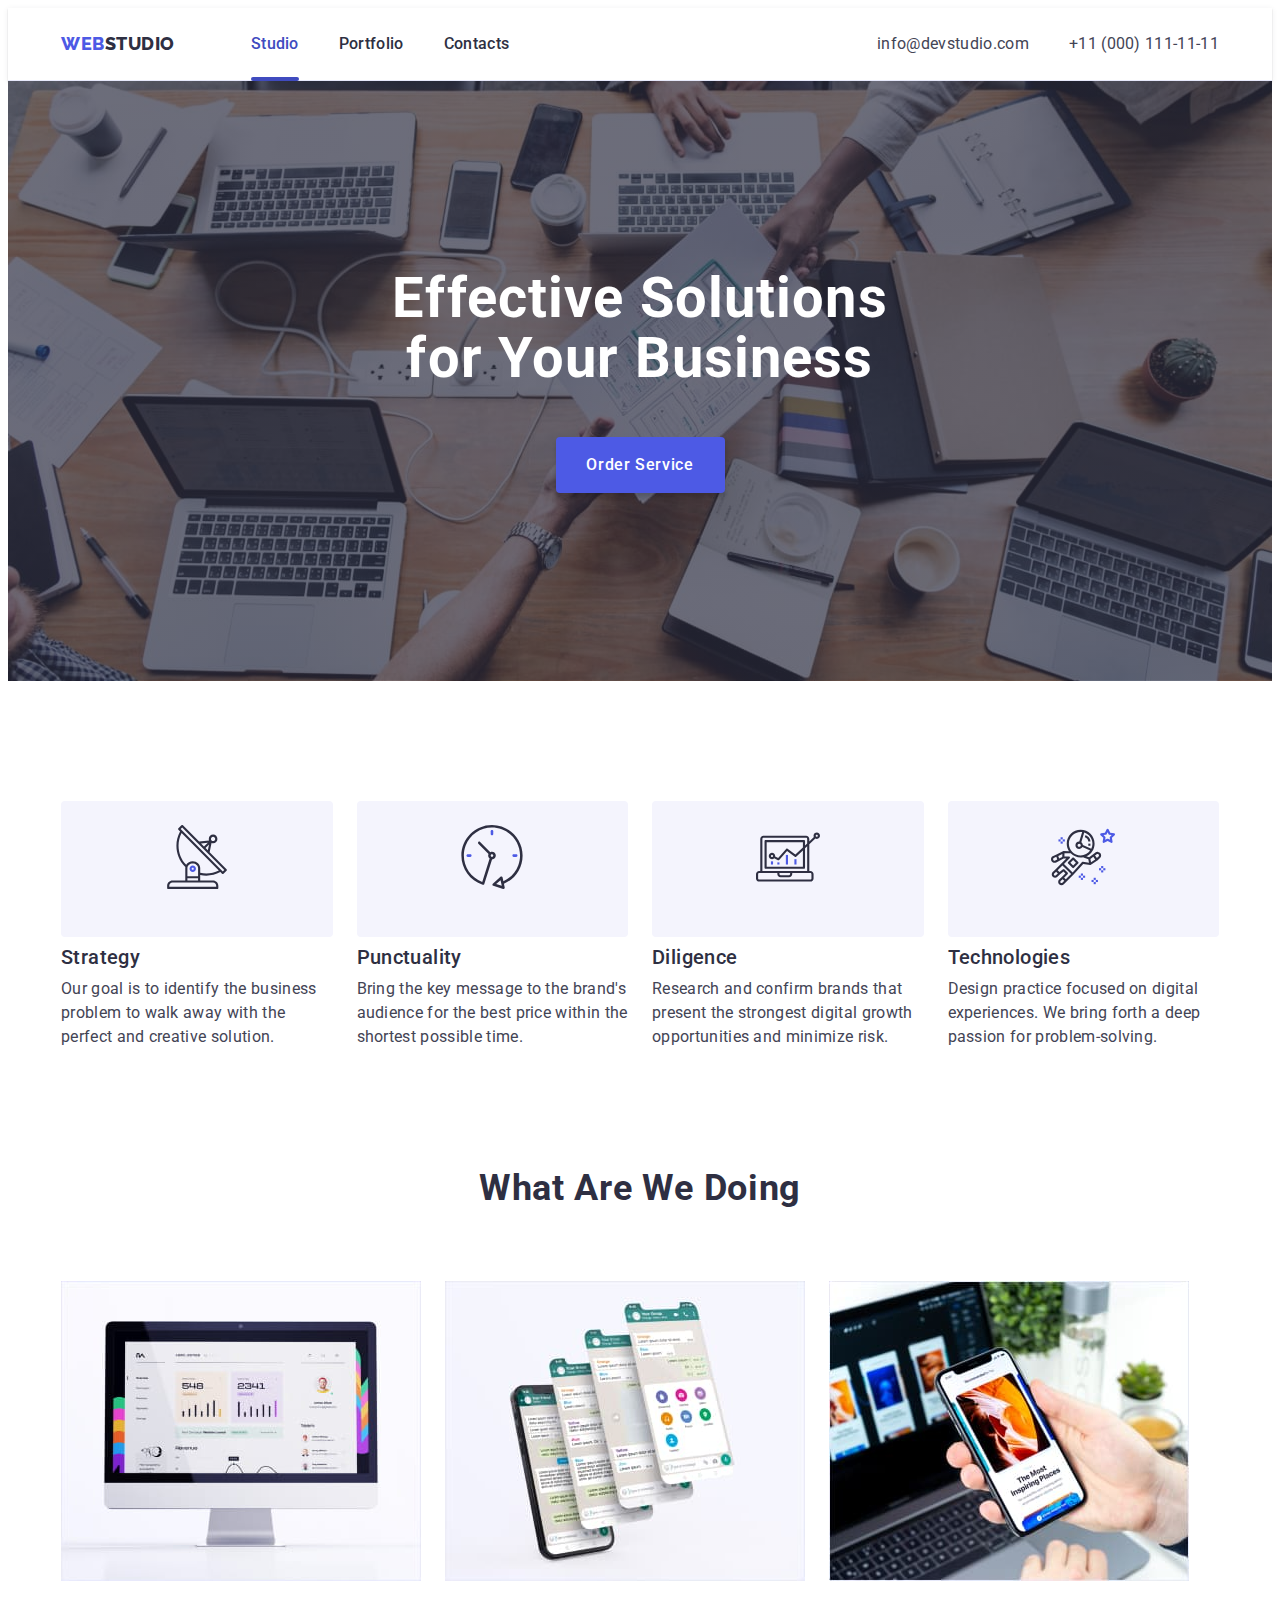
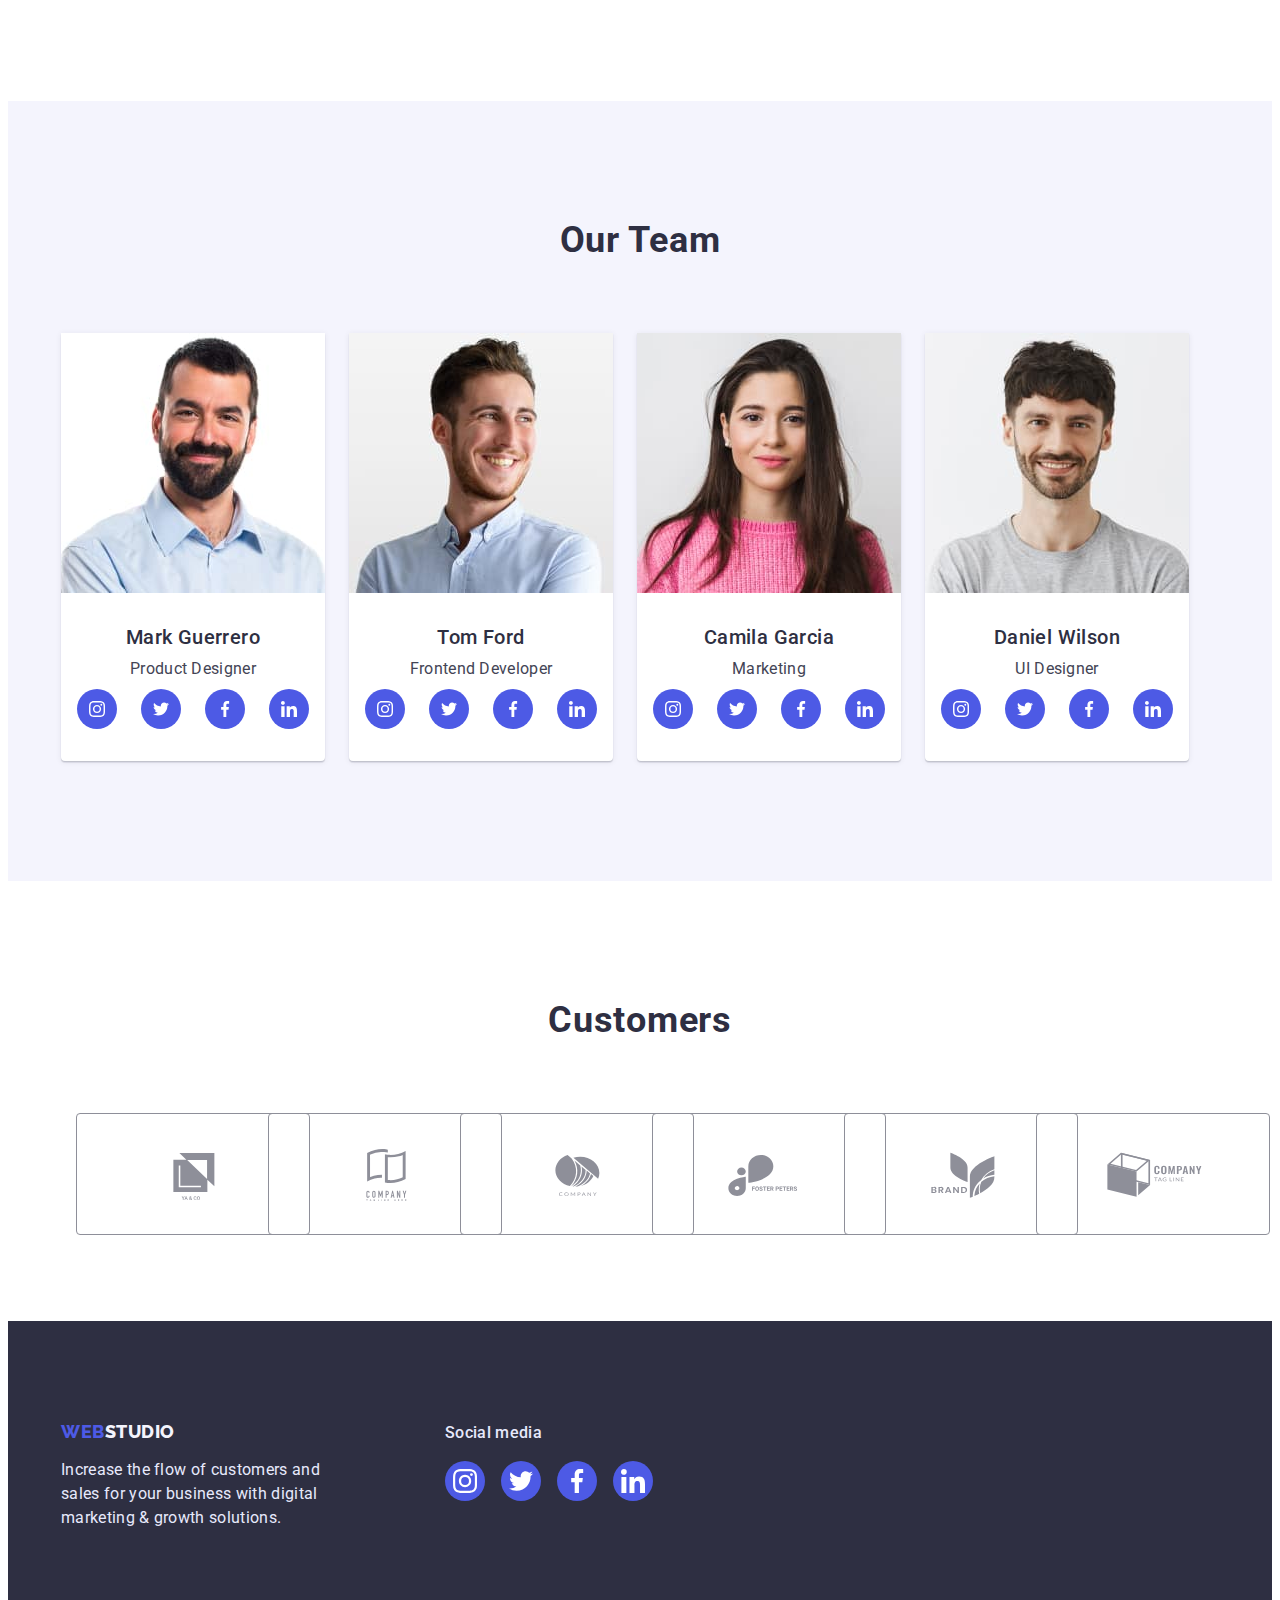
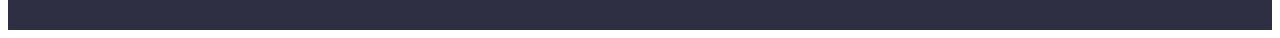
<file: index.html>
<!DOCTYPE html>
<html lang="en">
  <head>
    <meta charset="UTF-8" />
    <meta http-equiv="X-UA-Compatible" content="IE=edge" />
    <meta name="viewport" content="width=device-width, initial-scale=1.0" />
    <title>Document</title>
    <link
      rel="stylesheet"
      href="https://cdnjs.cloudflare.com/ajax/libs/modern-normalize/1.1.0/modern-normalize.min.css"
      integrity="sha512-wpPYUAdjBVSE4KJnH1VR1HeZfpl1ub8YT/NKx4PuQ5NmX2tKuGu6U/JRp5y+Y8XG2tV+wKQpNHVUX03MfMFn9Q=="
      crossorigin="anonymous"
      referrerpolicy="no-referrer"
    />
    <link rel="preconnect" href="https://fonts.googleapis.com" />
    <link rel="preconnect" href="https://fonts.gstatic.com" crossorigin />
    <link
      href="https://fonts.googleapis.com/css2?family=Raleway:wght@800&family=Roboto:wght@400;500;700;900&display=swap"
      rel="stylesheet"
    />
    <link
    rel="stylesheet"
    href="https://cdnjs.cloudflare.com/ajax/libs/animate.css/4.1.1/animate.min.css"/>
    
    <link rel="stylesheet" href="./css/styles.css" />
  </head>
  
  <body>
    <header class="page-header">
      <div class="container header-container">
        <nav class="page-nav">
          <!-- Навігація на інші сторінки-->
          <a class="logo header-logo" href="./index.html"
            >Web<span class="logo-dark">Studio</span></a
          >
          <ul class="menu">
            <li class="menu-item">
              <a class="menu-link current" href="./index.html">Studio</a>
            </li>
            <li class="menu-item">
              <a class="menu-link" href="./portfolio.html">Portfolio</a>
            </li>
            <li class="menu-item">
              <a class="menu-link" href="">Contacts</a>
            </li>
          </ul>
        </nav>
        <address class="contact">
          <ul class="menu">
            <li>
              <a class="contact" href="mailto:info@devstudio.com"
                >info@devstudio.com</a
              >
            </li>
            <li>
              <a class="contact" href="tel:+110001111111"
                >+11 (000) 111-11-11</a
              >
            </li>
          </ul>
        </address>
      </div>
    </header>

    <main>
      <!------------------- HERO -------------------->
      <section class="hero">
        <div class="container">
          <h1 class="hero-text text-container">
            Effective Solutions for Your Business
          </h1>
          <button class="modal-btn" data-modal-open type="button">
            Order Service
          </button>
        </div>
      </section>

      <!------------------------- Section2 -------------------->
      <section class="feature">
        <div class="container feature-container">
          <h2 class="visually-hidden">feature</h2>
          <ul class="feature-list">
            <li class="feature-item">
              <div class="feature-dos">
                <svg class="feature-icon" width="64" height="64">
                  <use href="./images/sec2.svg#icon-antenna"></use>
                </svg>
              </div>
              <h3 class="feature-title">Strategy</h3>
              <p class="feature-desc">
                Our goal is to identify the business problem to walk away with
                the perfect and creative solution.
              </p>
            </li>
            <li class="feature-item">
              <div class="feature-dos">
                <svg class="feature-icon" width="64" height="64">
                  <use href="./images/sec2.svg#icon-clock"></use>
                </svg>
              </div>
              <h3 class="feature-title">Punctuality</h3>
              <p class="feature-desc">
                Bring the key message to the brand's audience for the best price
                within the shortest possible time.
              </p>
            </li>

            <li class="feature-item">
              <div class="feature-dos">
                <svg class="feature-icon" width="64" height="64">
                  <use href="./images/sec2.svg#icon-diagram"></use>
                </svg>
              </div>
              <h3 class="feature-title">Diligence</h3>
              <p class="feature-desc">
                Research and confirm brands that present the strongest digital
                growth opportunities and minimize risk.
              </p>
            </li>
            <li class="feature-item">
              <div class="feature-dos">
                <svg class="feature-icon" width="64" height="64">
                  <use href="./images/sec2.svg#icon-astronaut"></use>
                </svg>
              </div>
              <h3 class="feature-title">Technologies</h3>
              <p class="feature-desc">
                Design practice focused on digital experiences. We bring forth a
                deep passion for problem-solving.
              </p>
            </li>
          </ul>
        </div>
      </section>

      <!--------------------- -Section3---------------------->
      <section class="aside">
        <div class="container">
          <h2 class="aside-title">What Are We Doing</h2>
          <ul class="aside-list">
            <li class="aside-img">
              <img src="./images/img1.jpg" alt="monitor" width="360" />
            </li>
            <li class="aside-img">
              <img src="./images/img2.jpg" alt="tel" width="360" />
            </li>
            <li class="aside-img">
              <img src="./images/img3.jpg" alt="comp" width="360" />
            </li>
          </ul>
        </div>
      </section>
      <!-----------------------end--Section3------------------------->
      <!------------------- Секція 4-------------------->
      <section class="team">
        <div class="container">
          <h2 class="team-title">Our Team</h2>
          <ul class="team-list list">
            <li class="team-item">
              <img src="./images/teamcard1.jpg" alt="Team card 1" width="264" />
              <div class="team-social">
                <h3 class="team-item-title">Mark Guerrero</h3>
                <p class="team-desc">Product Designer</p>
                <ul class="team-soc-list list">
                  <li class="team-soc-item">
                    <a class="team-soc-link" href="">
                      <svg class="team-soc-icon" width="16" height="16">
                        <use href="./images/icons.svg#icon-instagram"></use>
                      </svg>
                    </a>
                  </li>
                  <li class="team-soc-item">
                    <a class="team-soc-link" href="">
                      <svg class="team-soc-icon" width="16" height="16">
                        <use href="./images/icons.svg#icon-twitter"></use>
                      </svg>
                    </a>
                  </li>
                  <li class="team-soc-item">
                    <a class="team-soc-link" href="">
                      <svg class="team-soc-icon" width="16" height="16">
                        <use href="./images/icons.svg#icon-facebook"></use>
                      </svg>
                    </a>
                  </li>
                  <li class="team-soc-item">
                    <a class="team-soc-link" href="">
                      <svg class="team-soc-icon" width="16" height="16">
                        <use href="./images/icons.svg#icon-linkedin"></use>
                      </svg>
                    </a>
                  </li>
                </ul>
              </div>
            </li>
            <li class="team-item">
              <img src="./images/teamcard2.jpg" alt="Team card 2" width="264" />
              <div class="team-social">
                <h3 class="team-item-title">Tom Ford</h3>
                <p class="team-desc">Frontend Developer</p>
                <ul class="team-soc-list list">
                  <li class="team-soc-item">
                    <a class="team-soc-link" href="">
                      <svg class="team-soc-icon" width="16" height="16">
                        <use href="./images/icons.svg#icon-instagram"></use>
                      </svg>
                    </a>
                  </li>
                  <li class="team-soc-item">
                    <a class="team-soc-link" href="">
                      <svg class="team-soc-icon" width="16" height="16">
                        <use href="./images/icons.svg#icon-twitter"></use>
                      </svg>
                    </a>
                  </li>
                  <li class="team-soc-item">
                    <a class="team-soc-link" href="">
                      <svg class="team-soc-icon" width="16" height="16">
                        <use href="./images/icons.svg#icon-facebook"></use>
                      </svg>
                    </a>
                  </li>
                  <li class="team-soc-item">
                    <a class="team-soc-link" href="">
                      <svg class="team-soc-icon" width="16" height="16">
                        <use href="./images/icons.svg#icon-linkedin"></use>
                      </svg>
                    </a>
                  </li>
                </ul>
              </div>
            </li>
            <li class="team-item">
              <img src="./images/teamcard3.jpg" alt="Team card 3" width="264" />
              <div class="team-social">
                <h3 class="team-item-title">Camila Garcia</h3>
                <p class="team-desc">Marketing</p>
                <ul class="team-soc-list list">
                  <li class="team-soc-item">
                    <a class="team-soc-link" href="">
                      <svg class="team-soc-icon" width="16" height="16">
                        <use href="./images/icons.svg#icon-instagram"></use>
                      </svg>
                    </a>
                  </li>
                  <li class="team-soc-item">
                    <a class="team-soc-link" href="">
                      <svg class="team-soc-icon" width="16" height="16">
                        <use href="./images/icons.svg#icon-twitter"></use>
                      </svg>
                    </a>
                  </li>
                  <li class="team-soc-item">
                    <a class="team-soc-link" href="">
                      <svg class="team-soc-icon" width="16" height="16">
                        <use href="./images/icons.svg#icon-facebook"></use>
                      </svg>
                    </a>
                  </li>
                  <li class="team-soc-item">
                    <a class="team-soc-link" href="">
                      <svg class="team-soc-icon" width="16" height="16">
                        <use href="./images/icons.svg#icon-linkedin"></use>
                      </svg>
                    </a>
                  </li>
                </ul>
              </div>
            </li>
            <li class="team-item">
              <img src="./images/teamcard4.jpg" alt="Team card 4" width="264" />
              <div class="team-social">
                <h3 class="team-item-title">Daniel Wilson</h3>
                <p class="team-desc">UI Designer</p>
                <ul class="team-soc-list list">
                  <li class="team-soc-item">
                    <a class="team-soc-link" href="">
                      <svg class="team-soc-icon" width="16" height="16">
                        <use href="./images/icons.svg#icon-instagram"></use>
                      </svg>
                    </a>
                  </li>
                  <li class="team-soc-item">
                    <a class="team-soc-link" href="">
                      <svg class="team-soc-icon" width="16" height="16">
                        <use href="./images/icons.svg#icon-twitter"></use>
                      </svg>
                    </a>
                  </li>
                  <li class="team-soc-item">
                    <a class="team-soc-link" href="">
                      <svg class="team-soc-icon" width="16" height="16">
                        <use href="./images/icons.svg#icon-facebook"></use>
                      </svg>
                    </a>
                  </li>
                  <li class="team-soc-item">
                    <a class="team-soc-link" href="">
                      <svg class="team-soc-icon" width="16" height="16">
                        <use href="./images/icons.svg#icon-linkedin"></use>
                      </svg>
                    </a>
                  </li>
                </ul>
              </div>
            </li>
          </ul>
        </div>
      </section>
      <section class="customers">
        <div class="container">
          <h2 class="cust-title">Customers</h2>
          <ul class="cust-list list">
            <li class="cust-item">
              <a class="cust-link" href="">
                <svg class="cust-icon" width="104" height="56">
                  <use href="./images/customer.svg#icon-customer1"></use>
                </svg>
              </a>
            </li>
            <li class="cust-item">
              <a class="cust-link" href="">
                <svg class="cust-icon" width="104" height="56">
                  <use href="./images/customer.svg#icon-customer2"></use>
                </svg>
              </a>
            </li>
            <li class="cust-item">
              <a class="cust-link" href="">
                <svg class="cust-icon" width="104" height="56">
                  <use href="./images/customer.svg#icon-customer3"></use>
                </svg>
              </a>
            </li>
            <li class="cust-item">
              <a class="cust-link" href="">
                <svg class="cust-icon" width="104" height="56">
                  <use href="./images/customer.svg#icon-customer4"></use>
                </svg>
              </a>
            </li>
            <li class="cust-item">
              <a class="cust-link" href="">
                <svg class="cust-icon" width="104" height="56">
                  <use href="./images/customer.svg#icon-customer5"></use>
                </svg>
              </a>
            </li>
            <li class="cust-item">
              <a class="cust-link" href="">
                <svg class="cust-icon" width="104" height="56">
                  <use
                    class="cust-hover"
                    href="./images/customer.svg#icon-customer6"
                  ></use>
                </svg>
              </a>
            </li>
          </ul>
        </div>
      </section>
    </main>
    <!------------------- Підваал-------------------->

    <footer class="footer">
      <div class="container socfoot">
        <div class="container-foot">
          <a class="logo container-logo" href="./index.html"
            >Web<span class="logo-wiht">Studio</span></a
          >
          <p class="footer-text">
            Increase the flow of customers and sales for your business with
            digital marketing & growth solutions.
          </p>
        </div>
        <div class="footer-soc">
          <p class="footer-text-soc">Social media</p>
          <ul class="foot-soc-list list">
            <li class="foot-soc-item">
              <a class="foot-soc-link" href="">
                <svg class="team-soc-icon" width="24" height="24">
                  <use href="./images/icons.svg#icon-instagram"></use>
                </svg>
              </a>
            </li>
            <li class="foot-soc-item">
              <a class="foot-soc-link" href="">
                <svg class="team-soc-icon" width="24" height="24">
                  <use href="./images/icons.svg#icon-twitter"></use>
                </svg>
              </a>
            </li>
            <li class="foot-soc-item">
              <a class="foot-soc-link" href="">
                <svg class="team-soc-icon" width="24" height="24">
                  <use href="./images/icons.svg#icon-facebook"></use>
                </svg>
              </a>
            </li>
            <li class="foot-soc-item">
              <a class="foot-soc-link" href="">
                <svg class="team-soc-icon" width="24" height="24">
                  <use href="./images/icons.svg#icon-linkedin"></use>
                </svg>
              </a>
            </li>
          </ul>
        </div>
      </div>
    </footer>

    <div class="backdrop is-hidden" data-modal>
      <div class="modal">
        <p></p>
        <button class="modal-close-btn" type="button" data-modal-close>
          <svg class="modal-close" width="8" height="8">
            <use href="./images/icons.svg#icon-close"></use>
          </svg>
        </button>
      </div>
    </div>
    <script src="./js/modal.js"></script>
  </body>
</html>
</file>
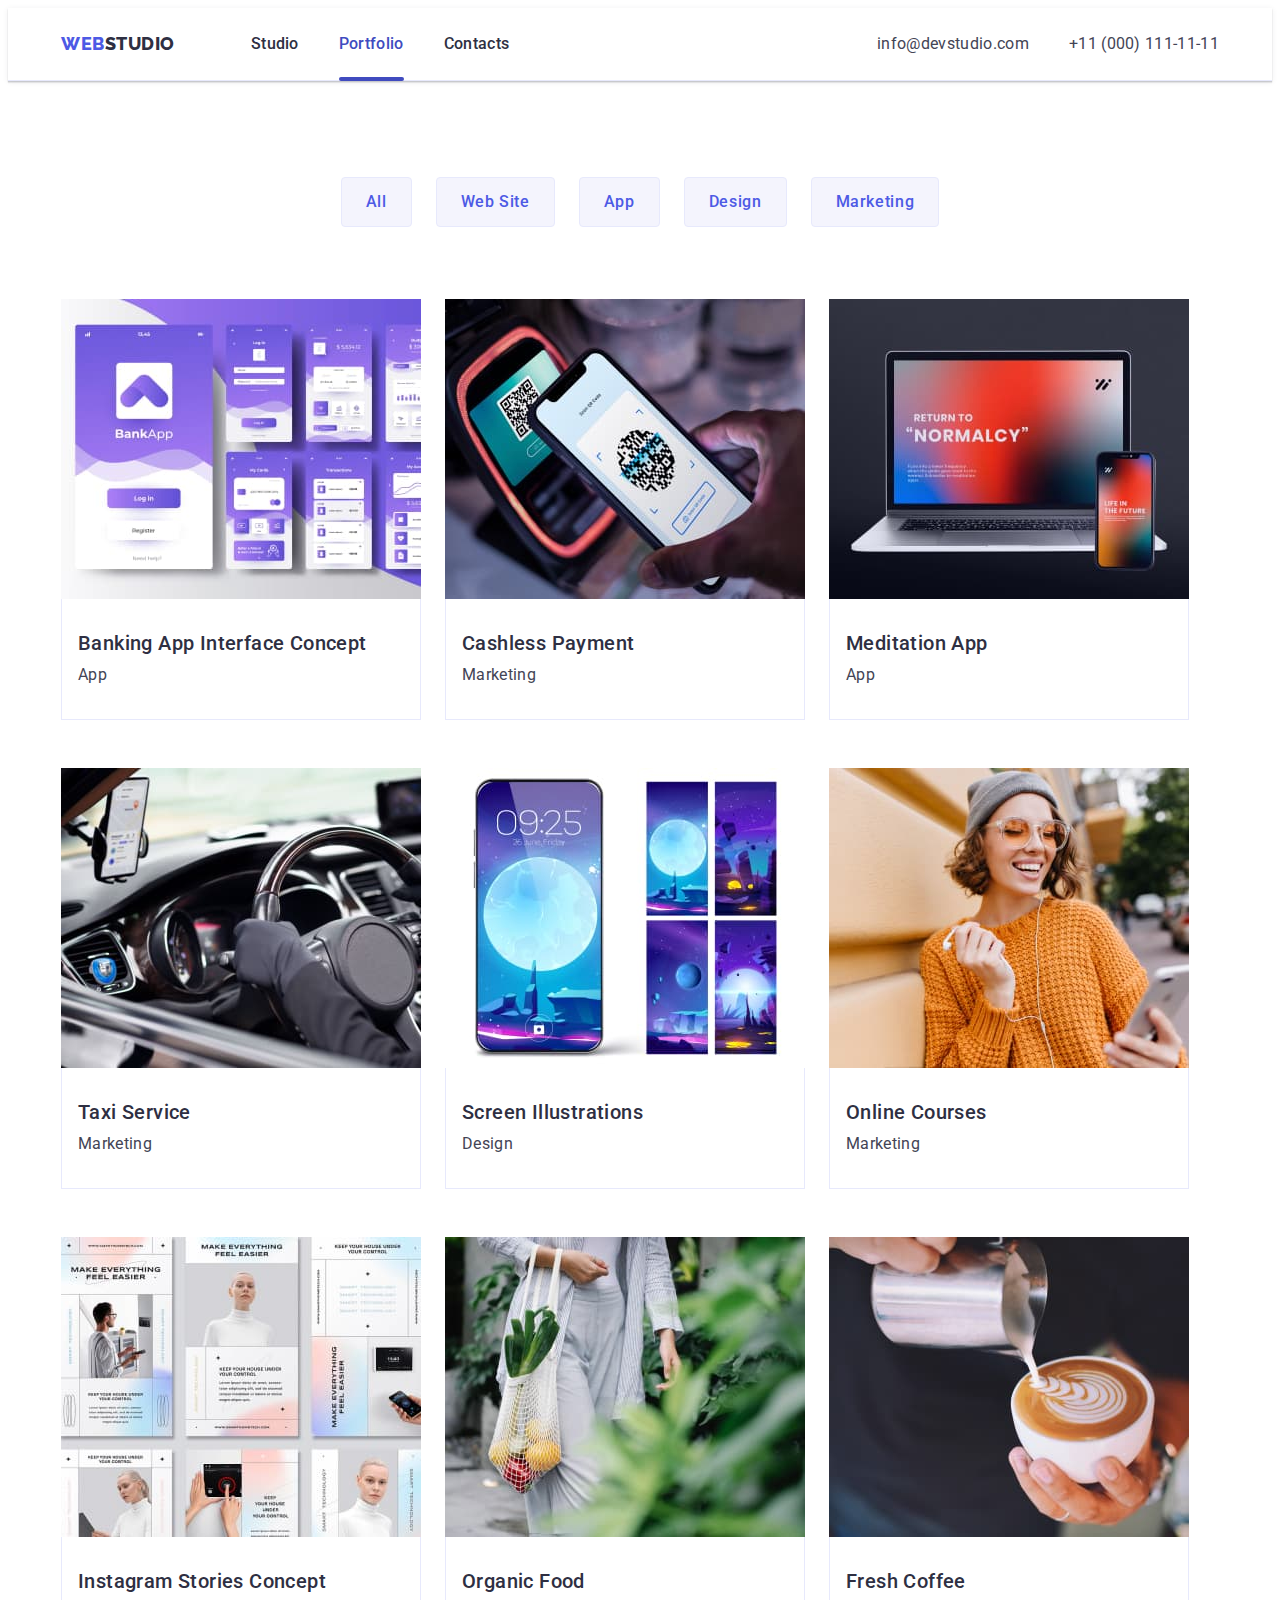
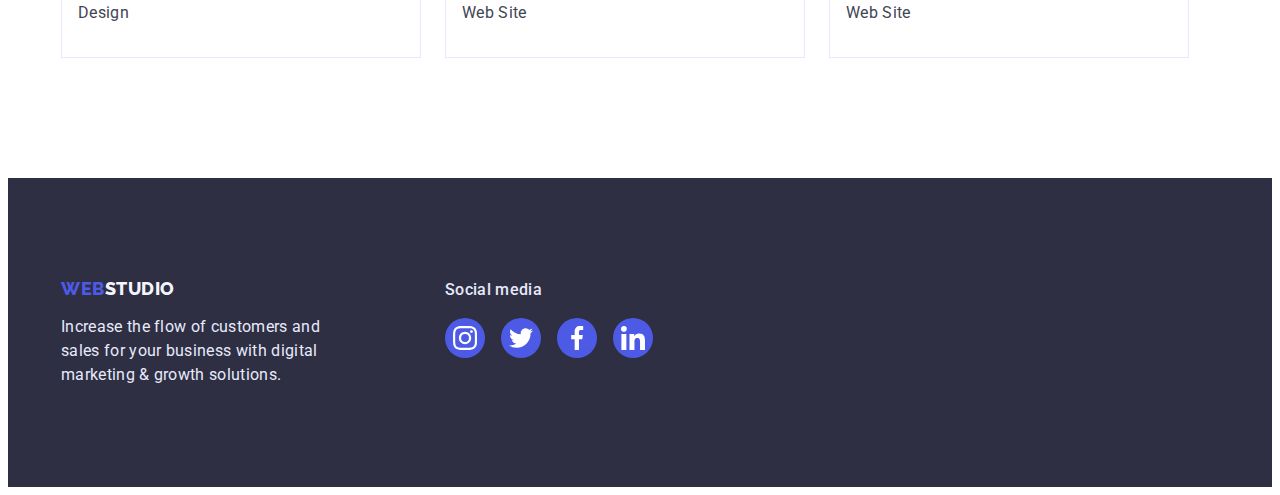
<file: portfolio.html>
<!DOCTYPE html>
<html lang="en">
  <head>
    <meta charset="UTF-8" />
    <meta http-equiv="X-UA-Compatible" content="IE=edge" />
    <meta name="viewport" content="width=device-width, initial-scale=1.0" />
    <link
      rel="stylesheet"
      href="https://cdnjs.cloudflare.com/ajax/libs/modern-normalize/1.1.0/modern-normalize.min.css"
      integrity="sha512-wpPYUAdjBVSE4KJnH1VR1HeZfpl1ub8YT/NKx4PuQ5NmX2tKuGu6U/JRp5y+Y8XG2tV+wKQpNHVUX03MfMFn9Q=="
      crossorigin="anonymous"
      referrerpolicy="no-referrer"
    />
    <link rel="preconnect" href="https://fonts.googleapis.com" />
    <link rel="preconnect" href="https://fonts.gstatic.com" crossorigin />
    <link
      href="https://fonts.googleapis.com/css2?family=Raleway:wght@800&family=Roboto:wght@400;500;700;900&display=swap"
      rel="stylesheet"
    />
    <title>Portfolio</title>

    <link
    rel="stylesheet"
    href="https://cdnjs.cloudflare.com/ajax/libs/animate.css/4.1.1/animate.min.css"
  />
    <link rel="stylesheet" href="./css/styles.css" />
  </head>

  <body>
    <header class="page-header">
      <div class="container header-container">
        <nav class="page-nav">
          <!---------- Навігація на інші сторінки-------------->
          <a class="logo header-logo" href="./index.html"
            >Web<span class="logo-dark">Studio</span></a
          >
          <ul class="menu">
            <li class="menu-item">
              <a class="menu-link" href="./index.html">Studio</a>
            </li>
            <li class="menu-item">
              <a class="menu-link current" href="./portfolio.html">Portfolio</a>
            </li>
            <li class="menu-item">
              <a class="menu-link" href="">Contacts</a>
            </li>
          </ul>
        </nav>
        <address class="contact">
          <ul class="menu">
            <li>
              <a class="contact" href="mailto:info@devstudio.com"
                >info@devstudio.com</a
              >
            </li>
            <li>
              <a class="contact" href="tel:+110001111111"
                >+11 (000) 111-11-11</a
              >
            </li>
          </ul>
        </address>
      </div>
    </header>

    <main>
      <section class="heading">
        <div class="container">
          <h1 class="visually-hidden">heading</h1>
          <ul class="button">
            <li>
              <button class="btn-main" type="button">All</button>
            </li>
            <li>
              <button class="btn-main" type="button">Web Site</button>
            </li>
            <li>
              <button class="btn-main" type="button">App</button>
            </li>
            <li>
              <button class="btn-main" type="button">Design</button>
            </li>
            <li>
              <button class="btn-main" type="button">Marketing</button>
            </li>
          </ul>

          <ul class="filtr">
            <li class="filtr-cnt">
              <a class="filtr-projc" href="">
                <div class="overley-oll">
                 <img
                   src="./images/portfolioi1.jpg"
                   alt="portfolioi1"
                   width="360"
                 />
                 <p class="overley">14 Stylish and User-Friendly App Design Concepts · Task Manager App · Calorie Tracker App · Exotic Fruit Ecommerce App · Cloud Storage App14 Stylish and User-Friendly App Design Concepts · Task Manager App · Calorie Tracker App · Exotic Fruit Ecommerce App · Cloud Storage App14 Stylish and User-Friendly App Design Concepts · Task Manager App · Calorie Tracker App · Exotic Fruit Ecommerce App ·</p>
                </div>
                <div class="img-titl">
                  <h2 class="filtr-item link">Banking App Interface Concept</h2>
                  <p class="filtr-text link">App</p>
                </div>
              </a>
            </li>

            <li class="filtr-cnt">
              <a class="filtr-projc" href=""
                ><div  class="overley-oll">
                  <img
                   src="./images/portfolioi2.jpg"
                   alt="portfolioi2"
                   width="360"
                  >
                  <p class="overley">14 Stylish and User-Friendly App Design Concepts · Task Manager App · Calorie Tracker App · Exotic Fruit Ecommerce App · Cloud Storage App</p>
                </div>
                <div class="img-titl">
                  <h2 class="filtr-item">Cashless Payment</h2>
                  <p class="filtr-text">Marketing</p>
                </div>
              </a>
            </li>
            <li class="filtr-cnt">
              <a class="filtr-projc" href="">
                <div  class="overley-oll">
                  <img
                    src="./images/portfolioi3.jpg"
                    alt="portfolioi3"
                    width="360"
                  /> <p class="overley">14 Stylish and User-Friendly App Design Concepts · Task Manager App · Calorie Tracker App · Exotic Fruit Ecommerce App · Cloud Storage App</p>
                </div>
                <div class="img-titl">
                  <h2 class="filtr-item">Meditation App</h2>
                  <p class="filtr-text">App</p>
                </div>
              </a>
            </li>
            <li class="filtr-cnt">
              <a class="filtr-projc" href="">
                <div  class="overley-oll">
                  <img
                    src="./images/portfolioi4.jpg"
                    alt="portfolioi4"
                    width="360"
                  /> <p class="overley">14 Stylish and User-Friendly App Design Concepts · Task Manager App · Calorie Tracker App · Exotic Fruit Ecommerce App · Cloud Storage App</p>
                </div>
                <div class="img-titl">
                  <h2 class="filtr-item">Taxi Service</h2>
                  <p class="filtr-text">Marketing</p>
                </div>
              </a>
            </li>

            <li class="filtr-cnt">
              <a class="filtr-projc" href="">
                <div  class="overley-oll">
                  <img
                    src="./images/portfolioi5.jpg"
                    alt="portfolioi5"
                    width="360"
                  /> <p class="overley">14 Stylish and User-Friendly App Design Concepts · Task Manager App · Calorie Tracker App · Exotic Fruit Ecommerce App · Cloud Storage App</p>
                </div>
                <div class="img-titl">
                  <h2 class="filtr-item">Screen Illustrations</h2>
                  <p class="filtr-text">Design</p>
                </div></a
              >
            </li>

            <li class="filtr-cnt">
              <a class="filtr-projc" href="">
                <div  class="overley-oll">
                  <img
                    src="./images/portfolioi6.jpg"
                    alt="portfolioi6"
                    width="360"
                  /> <p class="overley">14 Stylish and User-Friendly App Design Concepts · Task Manager App · Calorie Tracker App · Exotic Fruit Ecommerce App · Cloud Storage App</p>
                </div>
                <div class="img-titl">
                  <h2 class="filtr-item">Online Courses</h2>
                  <p class="filtr-text">Marketing</p>
                </div></a
              >
            </li>

            <li class="filtr-cnt">
              <a class="filtr-projc" href="">
                <div  class="overley-oll">
                  <img
                    src="./images/portfolioi7.jpg"
                    alt="portfolioi7"
                    width="360"
                  /> <p class="overley">14 Stylish and User-Friendly App Design Concepts · Task Manager App · Calorie Tracker App · Exotic Fruit Ecommerce App · Cloud Storage App</p>
                </div>
                <div class="img-titl">
                  <h2 class="filtr-item" list>Instagram Stories Concept</h2>
                  <p class="filtr-text">Design</p>
                </div></a
              >
            </li>

            <li class="filtr-cnt">
              <a class="filtr-projc" href="">
                <div  class="overley-oll">
                  <img
                    src="./images/portfolioi8.jpg"
                    alt="portfolioi8"
                    width="360"
                  /> <p class="overley">14 Stylish and User-Friendly App Design Concepts · Task Manager App · Calorie Tracker App · Exotic Fruit Ecommerce App · Cloud Storage App</p>
                </div>
                <div class="img-titl">
                  <h2 class="filtr-item">Organic Food</h2>
                  <p class="filtr-text">Web Site</p>
                </div></a
              >
            </li>

            <li class="filtr-cnt">
              <a class="filtr-projc" href="">
                <div  class="overley-oll">
                  <img
                    src="./images/portfolioi9.jpg"
                    alt="portfolioi9"
                    width="360"
                  /> <p class="overley">14 Stylish and User-Friendly App Design Concepts · Task Manager App · Calorie Tracker App · Exotic Fruit Ecommerce App · Cloud Storage App</p>
                </div>
                <div class="img-titl">
                  <h2 class="filtr-item">Fresh Coffee</h2>
                  <p class="filtr-text">Web Site</p>
                </div></a
              >
            </li>
          </ul>
        </div>
      </section>
    </main>
    <footer class="footer">
      <div class="container socfoot">
        <div class="container-foot">
          <a class="logo container-logo" href="./index.html"
            >Web<span class="logo-wiht">Studio</span></a
          >
          <p class="footer-text">
            Increase the flow of customers and sales for your business with
            digital marketing & growth solutions.
          </p>
        </div>
        <div class="footer-soc">
          <p class="footer-text-soc">Social media</p>
          <ul class="foot-soc-list list">
            <li class="foot-soc-item">
              <a class="foot-soc-link" href="">
                <svg class="team-soc-icon" width="24" height="24">
                  <use href="./images/icons.svg#icon-instagram"></use>
                </svg>
              </a>
            </li>
            <li class="foot-soc-item">
              <a class="foot-soc-link" href="">
                <svg class="team-soc-icon" width="24" height="24">
                  <use href="./images/icons.svg#icon-twitter"></use>
                </svg>
              </a>
            </li>
            <li class="foot-soc-item">
              <a class="foot-soc-link" href="">
                <svg class="team-soc-icon" width="24" height="24">
                  <use href="./images/icons.svg#icon-facebook"></use>
                </svg>
              </a>
            </li>
            <li class="foot-soc-item">
              <a class="foot-soc-link" href="">
                <svg class="team-soc-icon" width="24" height="24">
                  <use href="./images/icons.svg#icon-linkedin"></use>
                </svg>
              </a>
            </li>
          </ul>
        </div>
      </div>
    </footer>
  </body>
</html>
</file>
<file: css/styles.css>
:root {
    --navy-blue-color: #2e2f42;
    --main-text-color: #434455;
    --iris-color: #4d5ae5;
    --active-color: #404bbf;
    --background-color: #f4f4fd;
    --border-solid: #e7e9fc;
    --hero-text-color:#FFFFFF; 
    --bg-gradient: linear-gradient(rgba(46, 47, 66, 0.7), rgba(46, 47, 66, 0.7));
    --light-slate-color: #8E8F99;
    --trans-nav: 250ms cubic-bezier(0.4, 0, 0.2, 1);
}

 p, h1, h2, h3, h4, h5, h6 {
    margin: 0;
}

ul {
    margin: 0;
    padding-left: 0;
    list-style: none;
}

a {
    text-decoration: none;
}

.no-scroll{
    overflow: hidden;
}

img {
    display: block;
    max-width: 100%;
    height: top;
    cursor: pointer;
}

body {
    font-family: "Roboto", sans-serif;
    font-weight: 400;
    font-size: 16px;
    color:var(--main-text-color);
    background-color:var(--hero-text-color);
}

.page-header {
    display: flex;
    border-bottom: 1px solid var(--border-solid);
    box-shadow: 0px 2px 1px rgba(46, 47, 66, 0.08), 0px 1px 1px rgba(46, 47, 66, 0.16), 0px 1px 6px rgba(46, 47, 66, 0.08);

}

.container {
    width: 1158px;
    padding-left: 15px;
    padding-right: 15px;
    margin: 0 auto;
   /* outline: 2px solid #9a3dbc;*/
}

.header-container {
    display: flex;
    align-items: center;
}

.page-nav {
    display: flex;
    align-items: center;
    margin-right: auto;
}

.header-logo{
    margin-right: 76px;
}

.logo {
    color:var(--iris-color);
    font-family: "Raleway", sans-serif;
    font-weight: 800;
    font-size: 18px;
    line-height: 1.17;
    letter-spacing: 0.03em;
    text-transform: uppercase;
    text-decoration: none;
}

.logo-dark {
    color: var(--navy-blue-color)
}

.menu {
    display: flex;
    gap: 40px;
}

/*.menu-item {}*/

.menu-link {
    font-weight: 500;
    font-size: 16px;
    line-height: 1.5;
    letter-spacing: 0.02em;
    color:var(--navy-blue-color);
    text-decoration: none;
    padding-top: 24px;
    padding-bottom: 24px;
    display: block;
    transition: color var(--trans-nav);
}

.menu-link:hover,
.menu-link:focus {
    color:var(--active-color);
}

/*---------------- CONTACT -----------------*/
.contact {
    font-size: 16px;
    line-height: 1.5;
    letter-spacing: 0.02em;
    color:var(--main-text-color);
    font-style: normal;
    text-decoration: none;
    transition: color var(--trans-nav);
}

.contact:hover,
.contact:focus {
    color:var(--active-color);
}

.current{
    position: relative;
    color:var(--active-color);
}

.current:after{
    content: "";
    position: absolute;
    left: 0;
    bottom: -1px;
    width: 100%;
    height: 4px;
    border-radius: 2px;
    background-color: var(--active-color);
}


/*-------------- HERO--Button--btn ------------------*/

.hero {
    background: var(--navy-blue-color);
    background-image: var(--bg-gradient), url(../images/herobcg.jpg);
    background-repeat: no-repeat;
    background-position: center;
    background-size: cover;
    text-align: center;
    padding: 188px 0 188px 0;
    max-width: 1440px;
    margin: 0 auto;
    }

.hero-desc {
color: var(--main-text-color);
}

.hero-text {
    font-weight: 700;
    font-size: 56px;
    line-height: 1.07;
    text-align: center;
    letter-spacing: 0.02em;
    color:var(--hero-text-color);
    width: 496px;
    margin: 0 auto;
}

.text-container {
    margin-bottom: 48px;
}

.modal-btn {
    width: 169px;
    height: 56px;
    font-family: "Roboto", sans-serif;
    font-weight: 500;
    font-size: 16px;
    line-height: 1.5;
    letter-spacing: 0.04em;
    color:var(--hero-text-color);
    background:var(--iris-color);
    box-shadow: 0px 4px 4px rgba(0, 0, 0, 0.15);
    border-radius: 4px;
    border: 1px solid transparent;
    cursor: pointer;
    transition: background-color var(--trans-nav);
}



.modal-btn:hover,
.modal-btn:focus {
    background-color:var(--active-color);
    
}
.btn-main {
    font-family: "Roboto", sans-serif;
    font-weight: 500;
    font-size: 16px;
    line-height: 1.5;
    letter-spacing: 0.04em;
    color: var(--iris-color);
    background: var(--background-color);
    padding: 12px 24px;
    border-radius: 4px;
    border: 1px solid var(--border-solid);
    cursor: pointer;
    transition: background-color var(--trans-nav), color var(--trans-nav), border-color var(--trans-nav), box-shadow var(--trans-nav) ;
}


.btn-main:hover,
.btn-main:focus {
    color: var(--hero-text-color);
    background: var(--active-color);
    border-color: transparent;
    box-shadow: 0px 3px 1px rgba(0, 0, 0, 0.1), 0px 2px 1px rgba(0, 0, 0, 0.08), 0px 2px 2px rgba(0, 0, 0, 0.12);
}
/*-------------end--HERO--Button--btn-------------*/
/*---------------------Section2-------------------*/
.feature {
    padding-top: 120px;
}

.feature-container {
    align-items: center;
}

.feature-list{
    display: flex;
    gap: 24px;
}

.feature-hero {
    color: var(--main-text-color);
}

.feature-item{
flex-basis: calc((100% - 48px) / 4);
}

.feature-dos{
    text-align: center;
    background-color: #F4F4FD;
    height: 112px;
    padding-top: 24px;
    border-radius: 4px;
    margin-bottom: 8px;
}

/*.feature-icon{}*/
.feature-title {
    font-weight: 500;
    font-size: 20px;
    line-height: 1.2;
    letter-spacing: 0.02em;
    color: var(--navy-blue-color);
    margin-bottom: 8px;
}


.feature-desc {
    font-size: 16px;
    line-height: 1.5;
    letter-spacing: 0.02em;
    color: var(--main-text-color);
}

.hero-desc, .filtr-text {
    font-size: 16px;
    line-height: 1.5;
    letter-spacing: 0.02em;
    color: var(--main-text-color);
}

/*----------------Section3----------------------------*/
.aside {
    padding-top: 120px;
    padding-bottom: 120px;
}

.aside-list {
    display: flex;
    gap: 24px;
    flex-basis: calc((100% - 48px) / 3);
}
.aside-img {
    border: var(--border-solid);
}
/*----------------end--Section3---------*/
.aside-title, .team-title {
    font-size: 36px;
    line-height: 1.11;
    text-align: center;
    text-transform: capitalize;
    color: var(--navy-blue-color);
    letter-spacing: 0.02em;
    margin-bottom: 72px;
}

 .ourteam {
    font-size: 36px;
    line-height: 1.11;
    text-align: center;
    text-transform: capitalize;
    color: var(--navy-blue-color);
    letter-spacing: 0.02em;
    
 }
 /*===========Section4==========*/
.team {
    background-color: #F4F4FD;
    padding-top: 120px;
    padding-bottom: 120px;
}

.team-list {
    display: flex;
    gap: 24px;
    text-align: center;
    flex-basis: calc((100% - 48px) / 3);
}
.team-item {
    background-color: #FFFFFF;
    padding-bottom: 32px;
    border-radius: 0px 0px 4px 4px;
    box-shadow: 0px 1px 6px rgba(46, 47, 66, 0.08),
        0px 1px 1px rgba(46, 47, 66, 0.16),
        0px 2px 1px rgba(46, 47, 66, 0.08);
}
 .team-desc {
    line-height: 1.5;
    letter-spacing: 0.02em;
    margin-bottom: 8px;
 }

.team-item-title {
    font-weight: 500;
    font-size: 20px;
    line-height: 1.2;
    letter-spacing: 0.02em;
    color: var(--navy-blue-color);
    margin-top: 32px;
    margin-bottom: 8px;
}
/*.list {}.team-social {}*/

.team-soc-list {
    display:flex;
    justify-content: center;
    gap: 24px;
}

.team-soc-item {
    width: 40px;
    height: 40px;
}

.team-soc-link {
    width: 100%;
    height: 100%;
    border-radius: 50%;
    background-color:var(--iris-color);
    display: flex;
    align-items: center;
    justify-content: center;
    transition: background-color var(--trans-nav);
}

.team-soc-icon{
   fill:#FFFFFF;
}

.team-soc-link:hover,
.team-soc-link:focus {
    background-color: var(--active-color);
}

 .team-list-img {
    background-color: #FFFFFF;
 }
.feature-memory {
    visibility: hidden;
    }

/*.team-item-title, .filtr-item{}*/
.visually-hidden {
    position: absolute;
    width: 1px;
    height: 1px;
    margin: -1px;
    border: 0;
    padding: 0;
    white-space: nowrap;
    clip-path: inset(100%);
    clip: rect(0 0 0 0);
    overflow: hidden;
}

 /*====================PORTFOLIO BODY=====================*/
.heading{
    padding: 96px 0 120px 0;
}

.button {
    display: flex;
    gap: 24px;
    justify-content: center;
    align-items: center;
    margin-bottom: 72px;
}

.filtr {
    display: flex;
    flex-wrap: wrap;
    gap: 48px 24px;
    flex-basis: calc((100% - 48px) / 3);
}

.filtr-cnt {
    display: block; 
}

.overley-oll{
    position: relative;
    overflow: hidden;
}

.overley{
    position: absolute;
    top: 0;
    font-size: 16px;
    line-height: 24px;
    letter-spacing: 0.02em;
    color: #F4F4FD;
    background-color: var(--iris-color);
    padding: 40px 32px 0 32px;
    height: 100%;
    transform: translateY(100%);
    transition: transform var(--trans-nav);
    overflow: auto;
}

.filtr-cnt:hover .overley{
    transform: translate(0);
}
   

.img-titl {
    padding: 32px 16px;
    border: 1px solid var(--border-solid);
    border-top: none;
}

.filtr-item {
    font-weight: 500;
    font-size: 20px;
    line-height: 1.2;
    letter-spacing: 0.02em;
    color: var(--navy-blue-color);
    margin-bottom: 8px;
}

.filtr-text {
    line-height: 1.5;
    letter-spacing: 0.02em;
}

.filtr-projc {
display: inline-block;
transition: box-shadow var(--trans-nav);
}
 
.filtr-projc:hover,
.filtr-projc:focus{
    box-shadow: 0px 1px 6px rgba(46, 47, 66, 0.08), 0px 1px 1px rgba(46, 47, 66, 0.16), 0px 2px 1px rgba(46, 47, 66, 0.08);
}

 /*=====================Підваал======================*/

.footer {
    background-color: var(--navy-blue-color);
    padding: 100px 0 100px 0;
}

.container-foot{
    width: 264px;
}

/*.container-logo }*/
 .logo-wiht {
    color:var(--background-color);
    color: #f4f4fd;
 }

 .footer-text {
    width: 264px;
    line-height: 1.5;
    letter-spacing: 0.02em;
     color:var(--border-solid);
     background:var(--navy-blue-color);
    margin-top: 16px;
 }

 .footer-soc {
    margin-left: 120px;
 }

 .socfoot{
    display: flex;
 }

 .foot-soc-item {
     width: 40px;
     height: 40px;
     gap: 16px;
 }

 .foot-soc-list{
    display: flex;
    gap: 16px;
 }

 .footer-text-soc {
    margin-bottom: 16px; 
    font-style: normal;
    font-weight: 500;
    line-height: 1.5;
    letter-spacing: 0.02em;
    color: var(--border-solid);
}

.foot-soc-link {
    width: 100%;
    height: 100%;
    border-radius: 50%;
    background-color: var(--iris-color);
    display: flex;
    align-items: center;
    justify-content: center;
    transition: background-color var(--trans-nav) ;
}

.foot-soc-icon {
    fill: #FFFFFF;
}

.foot-soc-link:hover,
.foot-soc-link:focus {
    background-color: #31D0AA;
    transform: none;
}

/*--------------------------Customers--------------------*/

.customers {
padding-top: 120px;   
padding-bottom: 120px;
}

.cust-title {
    font-size: 36px;
    line-height: 1.11;
    text-align: center;
    text-transform: capitalize;
    color: var(--navy-blue-color);
    letter-spacing: 0.02em;
    margin-bottom: 72px;
}

.cust-list {
    display: flex;
    gap: 24px;
    justify-content: center;
}

.cust-item {
    width: 168px;
    height: 88px;
}
    
.cust-link {
    width: 100%;
    height: 100%;
    display: flex;
    align-items: center;
    justify-content: center;
    border: 1px solid var(--light-slate-color);
    border-radius: 4px;
    padding: 16px 32px;
    color:var(--light-slate-color);
    transition: color var(--trans-nav), border-color var(--trans-nav);
}

.cust-icon {
    fill:currentColor;
}

.cust-link:hover,
.cust-link:focus {
    color: var(--active-color);
    border-color: var(--active-color);
    }

.backdrop {
    position: fixed;
    top: 0;
    width: 100%;
    height: 100%;
    z-index: 100;
    background-color: rgba(46, 47, 66, 0.4);
    transition: opacity var(--trans-nav), visibility var(--trans-nav);
}

.modal{
    width: 408px;
    min-height: 576px;
    background: #FCFCFC;
    border-radius: 4px;
    position: absolute;
    top: 50%;
    left: 50%;
    transform: translate(-50%, -50%) scale(1);
    transition-property: opaciti, visibility, transform;
    padding: 24px;
}

.modal-close-btn{
    width: 24px;
    height: 24px;
    border-radius: 50%;
    fill: var(--main-text-color);
    background: #E7E9FC;
    border: 1px solid rgba(0, 0, 0, 0.1);
    display: block;
    position: absolute;
    right: 24px;
    top: 24px;
    cursor: pointer;
    transition: background-color var(--trans-nav), fill var(--trans-nav);
}

.modal-close-btn:hover,
.modal-close-btn:focus {
    background: var(--active-color);
    fill: #FFFFFF;
}

.backdrop.is-hidden .modal{
    transform: translate(-50%, -50%) scale(0);
}

.is-hidden {
    opacity: 0;
    visibility: hidden;
    pointer-events: none;
}
/*
.backdrop{
    position: fixed;
        /* margin: auto; *
        width: 500px;
        height: 300px;
        top: 50%;
        left: 50%;
        background: white;
        padding: 20px;
        box-shadow: 0 0 0px 1000px #000000ae;
        transform: translate(-50%, -50%);
        border: 0.5px solid #0000004f;
} */
</file>
